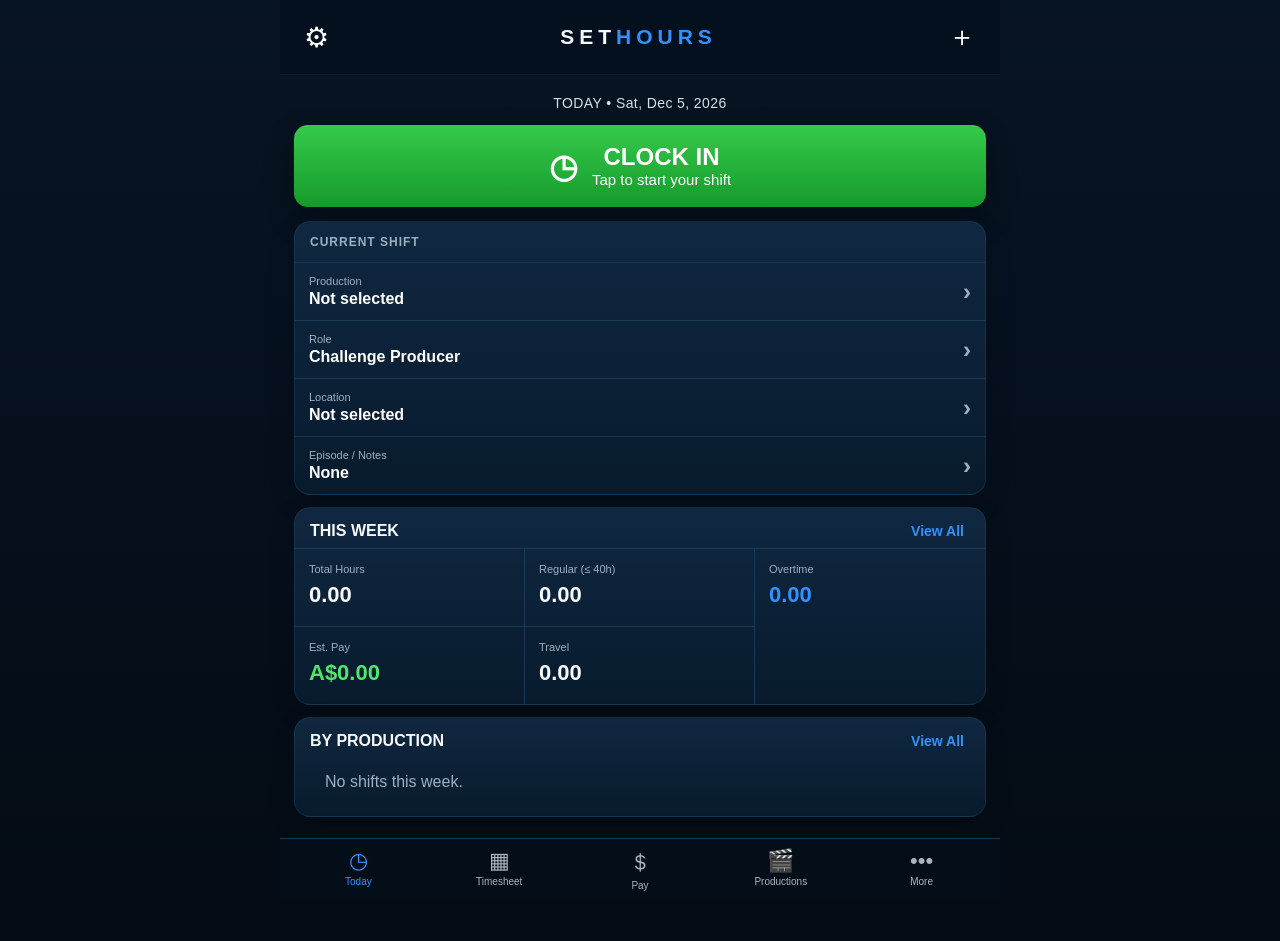
<file: index.html>
<!doctype html>
<html lang="en">
<head>
  <meta charset="utf-8">
  <meta name="viewport" content="width=device-width,initial-scale=1,viewport-fit=cover">
  <meta name="theme-color" content="#06111f">
  <meta name="apple-mobile-web-app-capable" content="yes">
  <meta name="apple-mobile-web-app-status-bar-style" content="black-translucent">
  <meta name="apple-mobile-web-app-title" content="SetHours">
<link rel="manifest" href="manifest.json">
  <link rel="stylesheet" href="styles.css">
  <title>SetHours</title>
</head>
<body>
  <div id="app">
    <header class="topbar">
      <button class="icon-button" id="openSettings" aria-label="Settings">⚙</button>
      <div class="brand">SET<span>HOURS</span></div>
      <button class="icon-button" id="quickAdd" aria-label="Add shift">＋</button>
    </header>

    <main>
      <section class="view active" id="todayView">
        <div class="eyebrow" id="todayLabel"></div>

        <section class="hero-card">
          <div id="idleState">
            <button class="primary-action clock-in" id="clockInBtn">
              <span class="action-icon">◷</span>
              <span><strong>CLOCK IN</strong><small>Tap to start your shift</small></span>
            </button>
          </div>

          <div id="activeState" class="hidden">
            <div class="status-line"><span class="dot"></span> ACTIVE SHIFT</div>
            <div class="timer" id="liveTimer">00:00:00</div>
            <div class="timer-caption">Total elapsed</div>
            <div class="started-at" id="startedAt"></div>
            <button class="primary-action clock-out" id="clockOutBtn">■ CLOCK OUT</button>
            <div class="action-row">
              <button class="secondary-action break" id="breakBtn">☕ START BREAK</button>
              <button class="secondary-action travel" id="travelBtn">🚙 ADD TRAVEL</button>
            </div>
          </div>
        </section>

        <section class="panel current-panel">
          <div class="panel-title">CURRENT SHIFT</div>
          <div class="info-list">
            <button class="info-row" data-edit="production"><span><small>Production</small><strong id="currentProduction">Not selected</strong></span><b>›</b></button>
            <button class="info-row" data-edit="role"><span><small>Role</small><strong id="currentRole">Not selected</strong></span><b>›</b></button>
            <button class="info-row" data-edit="location"><span><small>Location</small><strong id="currentLocation">Not selected</strong></span><b>›</b></button>
            <button class="info-row" data-edit="notes"><span><small>Episode / Notes</small><strong id="currentNotes">None</strong></span><b>›</b></button>
          </div>
        </section>

        <section class="panel">
          <div class="panel-heading"><span>THIS WEEK</span><button data-nav="timesheet">View All</button></div>
          <div class="metric-grid">
            <div><small>Total Hours</small><strong id="weekTotal">0.00</strong></div>
            <div><small>Regular (≤ <span id="weeklyThresholdLabel">40</span>h)</small><strong id="weekRegular">0.00</strong></div>
            <div><small>Overtime</small><strong class="blue" id="weekOvertime">0.00</strong></div>
            <div><small>Est. Pay</small><strong class="green" id="weekPay">$0.00</strong></div>
            <div><small>Travel</small><strong id="weekTravel">0.00</strong></div>
          </div>
        </section>

        <section class="panel">
          <div class="panel-heading"><span>BY PRODUCTION</span><button data-nav="productions">View All</button></div>
          <div id="productionSummary" class="production-summary"></div>
        </section>
      </section>

      <section class="view" id="timesheetView">
        <div class="section-header">
          <button id="prevWeek">‹</button>
          <div><h2>This Week</h2><div id="weekRange"></div></div>
          <button id="nextWeek">›</button>
        </div>
        <div id="weekRows" class="week-rows"></div>
        <section class="panel">
          <div class="metric-grid">
            <div><small>Total Hours</small><strong id="tsTotal">0.00</strong></div>
            <div><small>Regular</small><strong id="tsRegular">0.00</strong></div>
            <div><small>Overtime</small><strong class="blue" id="tsOvertime">0.00</strong></div>
            <div><small>Est. Pay</small><strong class="green" id="tsPay">$0.00</strong></div>
            <div><small>Travel</small><strong id="tsTravel">0.00</strong></div>
          </div>
        </section>
        <button class="wide-action" id="exportBtn">⇧ EXPORT / SAVE PDF</button>
      </section>

      <section class="view" id="payView">
        <div class="page-title"><h2>Pay</h2><p>Estimated gross earnings</p></div>
        <section class="panel pay-card">
          <div class="pay-total-label">ESTIMATED THIS WEEK</div>
          <div class="pay-total" id="payEstimate">$0.00</div>
        </section>
        <section class="panel" id="payBreakdown"></section>
      </section>

      <section class="view" id="productionsView">
        <div class="page-title"><h2>Productions</h2><p>Saved production profiles</p></div>
        <div id="productionsList"></div>
        <button class="wide-action" id="addProductionBtn">＋ ADD PRODUCTION</button>
      </section>

      <section class="view" id="moreView">
        <div class="page-title"><h2>More</h2><p>Tools and data</p></div>
        <section class="panel menu-list">
          <button id="manualShiftBtn">Add Manual Shift <span>›</span></button>
          <button id="exportCsvBtn">Export CSV <span>›</span></button>
          <button id="printBtn">Print / Save PDF <span>›</span></button>
          <button id="backupBtn">Download Backup <span>›</span></button>
          <label class="file-button">Restore Backup <input type="file" id="restoreInput" accept=".json"></label>
          <button class="danger-text" id="clearDataBtn">Clear All Data <span>›</span></button>
        </section>
      </section>
    </main>

    <nav class="bottom-nav">
      <button class="active" data-view="todayView"><span>◷</span><small>Today</small></button>
      <button data-view="timesheetView"><span>▦</span><small>Timesheet</small></button>
      <button data-view="payView"><span>＄</span><small>Pay</small></button>
      <button data-view="productionsView"><span>🎬</span><small>Productions</small></button>
      <button data-view="moreView"><span>•••</span><small>More</small></button>
    </nav>
  </div>

  <dialog id="modal">
    <form method="dialog" id="modalForm">
      <div class="modal-head"><h3 id="modalTitle">Edit</h3><button type="button" id="modalClose" aria-label="Close">×</button></div>
      <div id="modalBody"></div>
      <div class="modal-actions">
        <button type="button" id="modalCancel" class="ghost">Cancel</button>
        <button type="submit" id="modalSave">Save</button>
      </div>
    </form>
  </dialog>

  <div class="toast" id="toast"></div>
  <script src="app.js"></script>
</body>
</html>
</file>
<file: styles.css>
:root{
  --bg:#06111f;--bg2:#0a1b2d;--card:#0c2034;--card2:#102942;--line:#183a59;
  --text:#f6f9fc;--muted:#9db0c2;--blue:#3192ff;--blue2:#56b8ff;--green:#32d74b;
  --red:#ff3b30;--yellow:#ffd60a;--shadow:0 12px 30px rgba(0,0,0,.28)
}
*{box-sizing:border-box}html{background:var(--bg)}body{margin:0;background:linear-gradient(180deg,#071421 0%,#06111f 35%,#040b13 100%);color:var(--text);font-family:-apple-system,BlinkMacSystemFont,"Segoe UI",sans-serif;min-height:100vh}
button,input,textarea,select{font:inherit}.hidden{display:none!important}
#app{max-width:720px;margin:auto;min-height:100vh;padding-bottom:92px}
.topbar{position:sticky;top:0;z-index:10;display:flex;align-items:center;justify-content:space-between;padding:calc(12px + env(safe-area-inset-top)) 18px 12px;background:rgba(6,17,31,.91);backdrop-filter:blur(18px);border-bottom:1px solid rgba(255,255,255,.04)}
.brand{font-weight:800;letter-spacing:5px;font-size:21px}.brand span{color:var(--blue)}
.icon-button{border:0;background:none;color:white;font-size:28px;padding:6px}
main{padding:8px 14px 20px}.view{display:none}.view.active{display:block}
.eyebrow{text-align:center;color:#d6e0ea;font-size:14px;margin:12px 0 14px;letter-spacing:.4px}
.hero-card{margin-bottom:14px}.primary-action{width:100%;border:0;border-radius:14px;color:#fff;font-weight:800;box-shadow:var(--shadow)}
.clock-in{display:flex;gap:14px;align-items:center;justify-content:center;background:linear-gradient(180deg,#35ca4b,#169a2b);padding:18px}
.clock-out{background:linear-gradient(180deg,#ff463b,#e51f18);padding:17px;margin:18px 0 12px}
.primary-action strong{font-size:24px;display:block}.primary-action small{font-weight:500;font-size:15px}.action-icon{font-size:33px}
.status-line{font-size:13px;color:#55ef69;font-weight:800}.dot{display:inline-block;width:10px;height:10px;background:#32d74b;border-radius:50%;margin-right:6px;box-shadow:0 0 12px #32d74b}
.timer{text-align:center;font-size:52px;letter-spacing:1px;margin-top:18px;font-variant-numeric:tabular-nums}.timer-caption,.started-at{text-align:center;color:var(--muted)}.started-at{margin-top:14px}
.action-row{display:grid;grid-template-columns:1fr 1fr;gap:10px}.secondary-action{border:1px solid var(--line);border-radius:12px;background:var(--card);padding:14px;color:white;font-weight:750}.secondary-action.break{color:var(--yellow)}.secondary-action.travel{color:var(--blue2)}
.panel{background:linear-gradient(180deg,rgba(16,41,66,.96),rgba(8,28,46,.96));border:1px solid rgba(76,151,210,.13);border-radius:16px;margin:12px 0;overflow:hidden;box-shadow:0 8px 24px rgba(0,0,0,.18)}
.panel-title{padding:13px 15px;color:var(--muted);font-size:12px;font-weight:800;letter-spacing:1px}.panel-heading{display:flex;justify-content:space-between;align-items:center;padding:14px 15px 8px;font-weight:750}.panel-heading button{background:none;border:0;color:var(--blue);font-size:14px}
.info-list{border-top:1px solid var(--line)}.info-row{display:flex;width:100%;justify-content:space-between;align-items:center;text-align:left;background:none;color:white;border:0;border-bottom:1px solid var(--line);padding:12px 14px}.info-row:last-child{border-bottom:0}.info-row small{display:block;color:var(--muted);font-size:11px}.info-row strong{display:block;margin-top:3px}.info-row b{font-size:24px;color:var(--muted)}
.metric-grid{display:grid;grid-template-columns:repeat(3,1fr)}.metric-grid>div{padding:14px;border-right:1px solid var(--line);border-top:1px solid var(--line);min-height:78px}.metric-grid>div:nth-child(3n){border-right:0}.metric-grid small{color:var(--muted);display:block;font-size:11px}.metric-grid strong{display:block;margin-top:7px;font-size:22px}.blue{color:var(--blue)!important}.green{color:#50e66a!important}
.production-summary{padding:0 15px 10px}.production-item{display:grid;grid-template-columns:1fr auto auto;gap:10px;padding:13px 0;border-top:1px solid var(--line)}.production-item .money{color:var(--blue)}
.bottom-nav{position:fixed;bottom:0;left:0;right:0;max-width:720px;margin:auto;background:rgba(5,15,25,.94);backdrop-filter:blur(20px);display:grid;grid-template-columns:repeat(5,1fr);padding:8px 8px calc(8px + env(safe-area-inset-bottom));border-top:1px solid var(--line);z-index:20}
.bottom-nav button{border:0;background:none;color:#a8b5c2;display:flex;flex-direction:column;align-items:center;gap:2px;font-size:22px}.bottom-nav small{font-size:10px}.bottom-nav button.active{color:var(--blue)}
.section-header{display:flex;align-items:center;justify-content:space-between;text-align:center;padding:12px 6px}.section-header button{border:0;background:none;color:white;font-size:32px}.section-header h2,.page-title h2{margin:0}.section-header div div,.page-title p{color:var(--muted);font-size:13px;margin:4px 0 0}.page-title{padding:14px 4px 6px}
.week-rows{background:var(--card);border-radius:16px;overflow:hidden;border:1px solid var(--line)}.week-row{display:grid;grid-template-columns:1.2fr .55fr 1.2fr .8fr;gap:6px;padding:14px 12px;border-bottom:1px solid var(--line);align-items:center}.week-row:last-child{border-bottom:0}.week-row small{color:var(--muted);font-size:11px}.week-row .hours{font-weight:800;text-align:right}.wide-action{width:100%;border:1px solid #1f5d8c;background:#0d2b45;color:#54b7ff;border-radius:13px;padding:16px;font-weight:800;margin:10px 0}
.pay-card{text-align:center;padding:24px}.pay-total-label{font-size:12px;color:var(--muted)}.pay-total{font-size:42px;color:#50e66a;font-weight:800;margin-top:8px}.breakdown-row{display:flex;justify-content:space-between;padding:14px;border-bottom:1px solid var(--line)}.breakdown-row:last-child{border-bottom:0}
.production-card{background:var(--card);border:1px solid var(--line);border-radius:15px;padding:14px;margin:10px 0}.production-card h3{margin:0 0 5px}.production-card p{color:var(--muted);margin:4px 0}.production-card button{margin-top:8px;background:#103456;border:1px solid #24577d;color:#65bdff;padding:9px 12px;border-radius:9px}
.menu-list button,.file-button{display:flex;width:100%;justify-content:space-between;border:0;border-bottom:1px solid var(--line);background:none;color:white;padding:16px;text-align:left}.file-button input{display:none}.danger-text{color:#ff7169!important}
dialog{width:min(92vw,500px);border:1px solid var(--line);border-radius:18px;background:#0a1b2d;color:white;padding:0;box-shadow:0 25px 80px #000}dialog::backdrop{background:rgba(0,0,0,.7);backdrop-filter:blur(6px)}#modalForm{padding:16px}.modal-head{display:flex;justify-content:space-between;align-items:center}.modal-head h3{margin:0}.modal-head button{background:none;border:0;color:white;font-size:28px}.modal-actions{display:flex;gap:10px;margin-top:16px}.modal-actions button{flex:1;border:0;padding:13px;border-radius:11px;background:var(--blue);color:white;font-weight:750}.modal-actions .ghost{background:#1a2e41}.field{margin:12px 0}.field label{display:block;color:var(--muted);font-size:12px;margin-bottom:6px}.field input,.field textarea,.field select{width:100%;background:#07131f;color:white;border:1px solid var(--line);border-radius:10px;padding:12px}.field textarea{min-height:90px}
.toast{position:fixed;left:50%;bottom:104px;transform:translateX(-50%);background:#fff;color:#07111d;padding:10px 16px;border-radius:999px;opacity:0;pointer-events:none;transition:.2s;z-index:100;font-weight:700}.toast.show{opacity:1}
@media(max-width:430px){.timer{font-size:45px}.metric-grid strong{font-size:19px}.week-row{grid-template-columns:1.15fr .5fr 1.15fr .75fr;font-size:12px}}
@media print{body{background:white;color:black}.topbar,.bottom-nav,.wide-action,.icon-button{display:none!important}#app{max-width:none;padding:0}.view{display:none!important}#timesheetView{display:block!important}.panel,.week-rows{box-shadow:none;background:white;color:black;border-color:#bbb}.blue,.green{color:black!important}}

.delete-shift-button{width:100%;margin-top:8px;border:1px solid rgba(255,59,48,.45);border-radius:11px;background:rgba(255,59,48,.10);color:#ff7169;padding:13px;font-weight:800}
</file>
